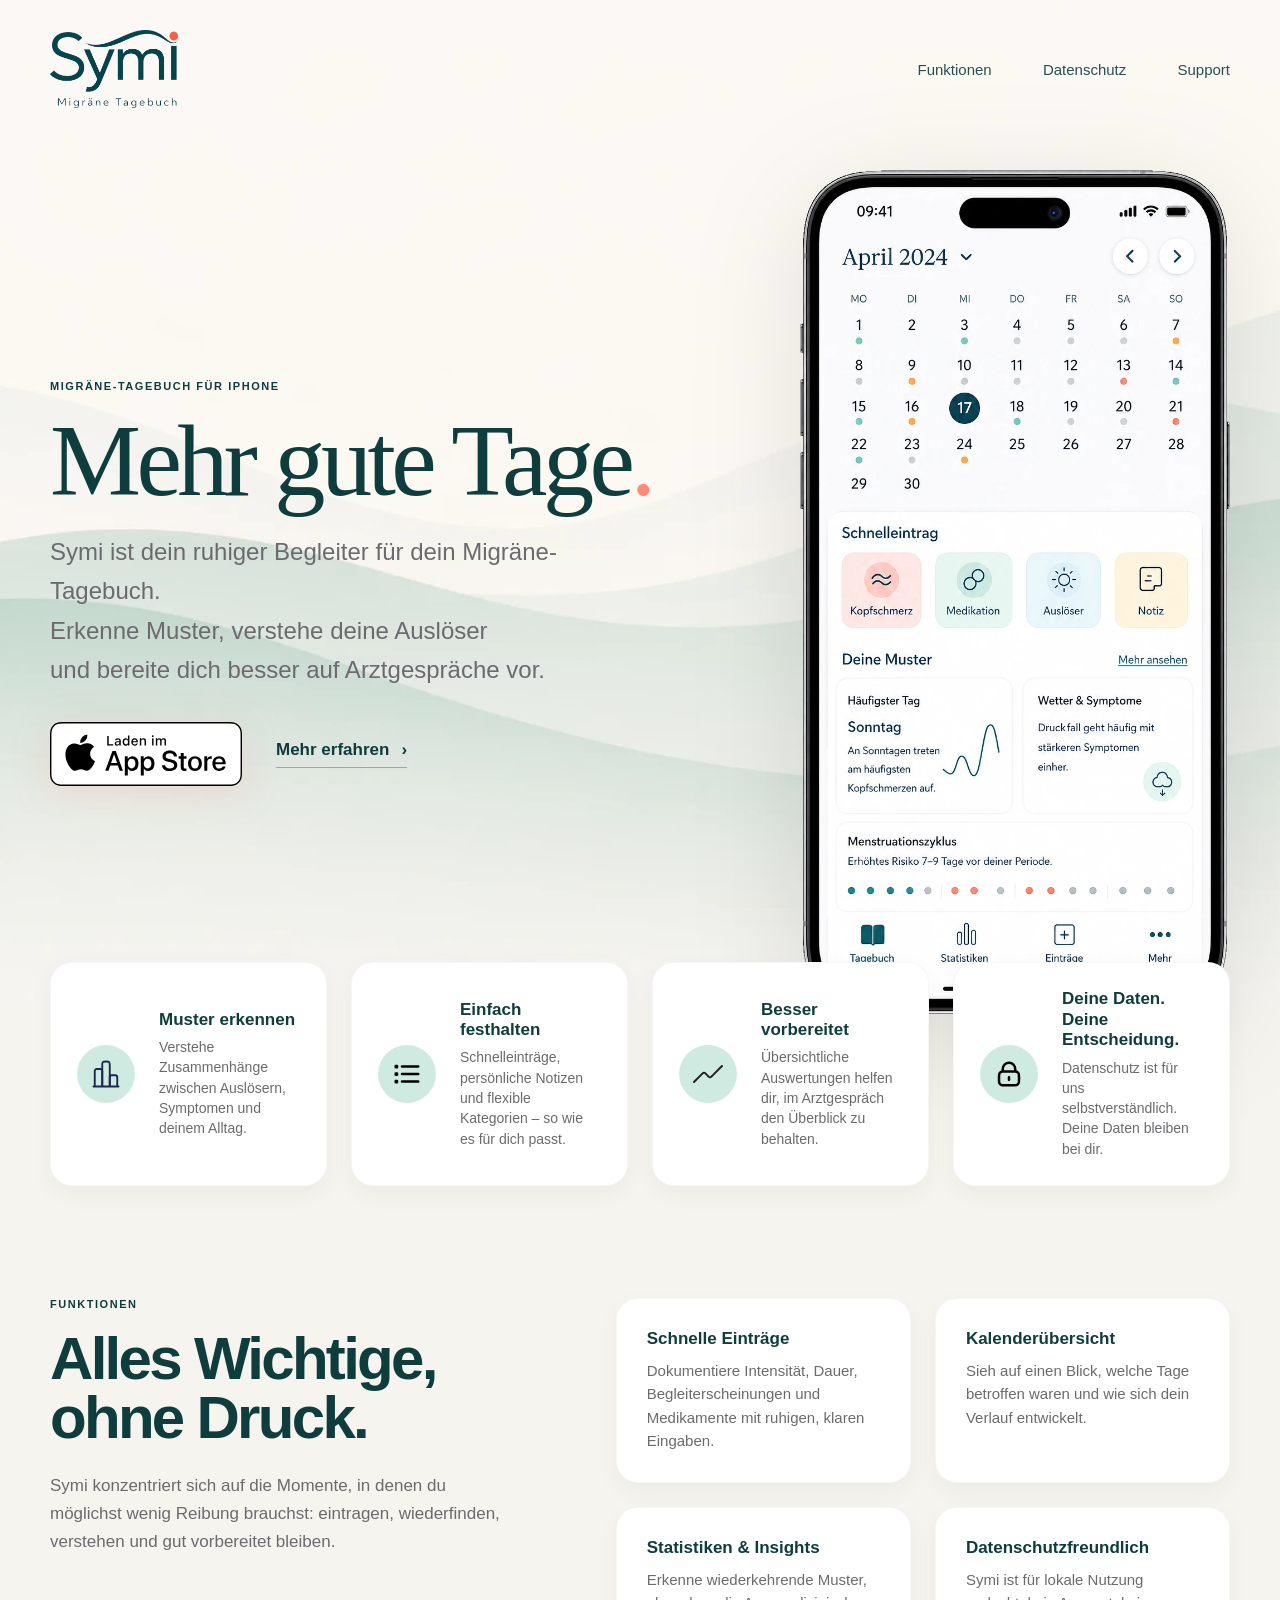
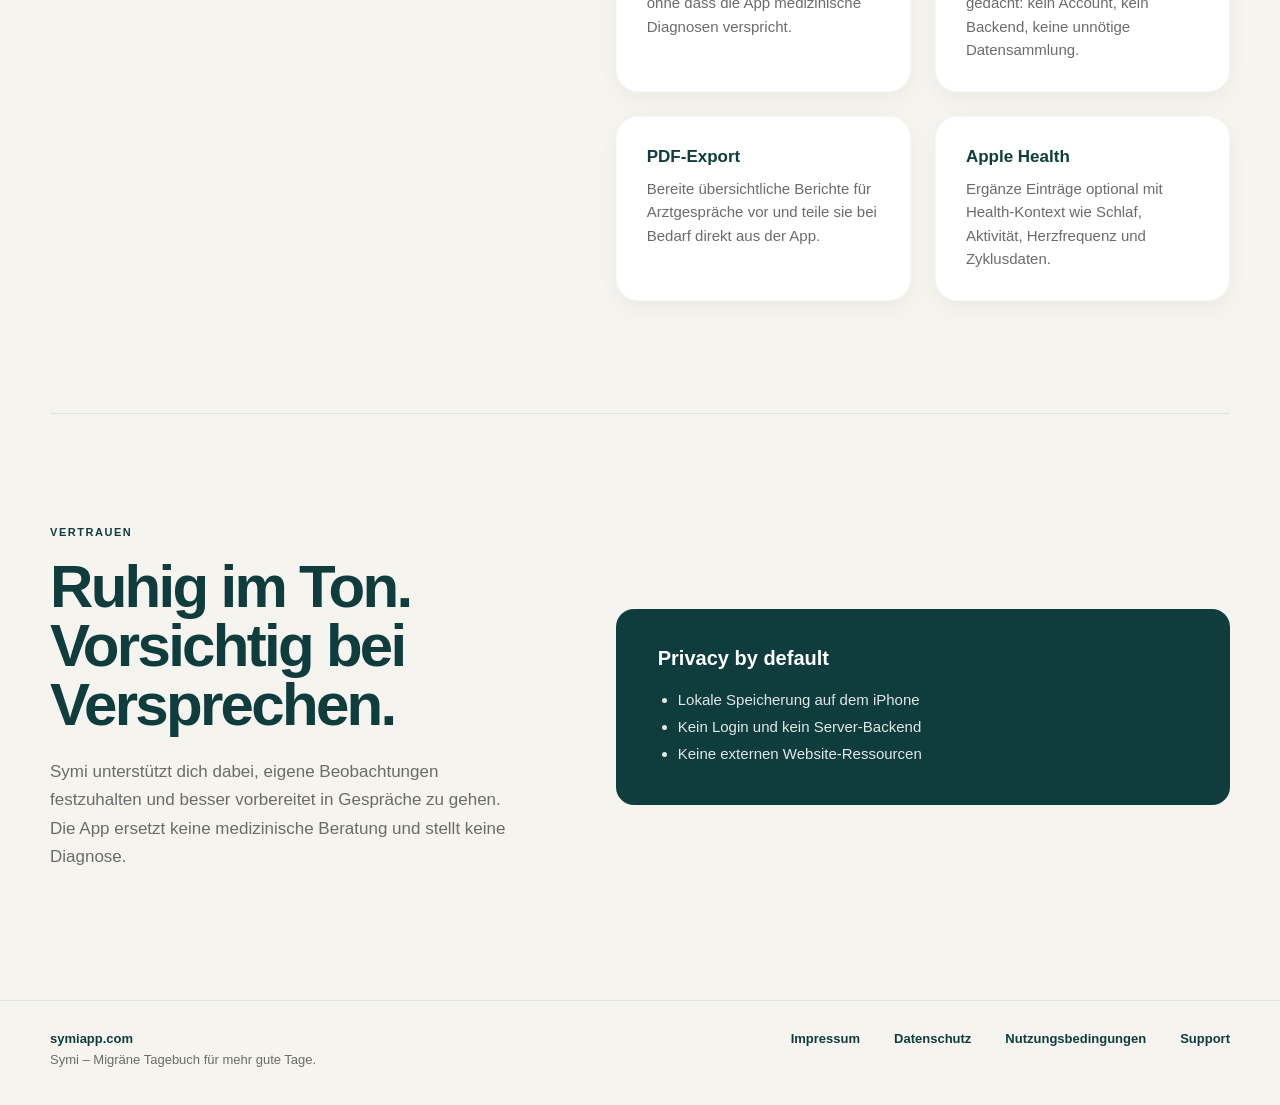
<file: index.html>
<!doctype html>
<html lang="de">

<head>
  <meta charset="utf-8" />
  <meta name="viewport" content="width=device-width, initial-scale=1" />
  <title>Symi – Migräne Tagebuch</title>
  <meta name="description"
    content="Symi ist dein ruhiger Begleiter für dein Migräne-Tagebuch. Erkenne Muster, verstehe deine Auslöser und bereite dich besser auf Arztgespräche vor." />
  <meta name="theme-color" content="#0F3D3E" />
  <link rel="canonical" href="https://symiapp.com/" />

  <meta property="og:locale" content="de_DE" />
  <meta property="og:type" content="website" />
  <meta property="og:site_name" content="Symi" />
  <meta property="og:title" content="Symi – Migräne Tagebuch" />
  <meta property="og:description"
    content="Symi ist dein ruhiger Begleiter für dein Migräne-Tagebuch. Erkenne Muster, verstehe deine Auslöser und bereite dich besser auf Arztgespräche vor." />
  <meta property="og:url" content="https://symiapp.com/" />
  <meta property="og:image" content="https://symiapp.com/assets/share_image.webp" />
  <meta property="og:image:secure_url" content="https://symiapp.com/assets/share_image.webp" />
  <meta property="og:image:type" content="image/webp" />
  <meta property="og:image:width" content="1536" />
  <meta property="og:image:height" content="1024" />
  <meta property="og:image:alt" content="Symi Migräne-Tagebuch für iPhone" />

  <meta name="twitter:card" content="summary_large_image" />
  <meta name="twitter:title" content="Symi – Migräne Tagebuch" />
  <meta name="twitter:description"
    content="Symi ist dein ruhiger Begleiter für dein Migräne-Tagebuch. Erkenne Muster, verstehe deine Auslöser und bereite dich besser auf Arztgespräche vor." />
  <meta name="twitter:image" content="https://symiapp.com/assets/share_image.webp" />
  <meta name="twitter:image:alt" content="Symi Migräne-Tagebuch für iPhone" />

  <link rel="icon" href="/favicon.png" />
  <link rel="apple-touch-icon" href="/apple-touch-icon.png" />
  <link rel="stylesheet" href="/styles.css">
</head>

<body>
  <div class="page">
    <header class="header" aria-label="Hauptnavigation">
      <div class="container nav">
        <a href="/" aria-label="Symi Startseite">
          <img class="logo" src="/assets/logo.webp" alt="Symi" />
        </a>
        <nav class="nav-links" aria-label="Navigation">
          <a href="#funktionen">Funktionen</a>
          <a href="/privacy/">Datenschutz</a>
          <a href="/support.html">Support</a>
        </nav>
      </div>
    </header>

    <main>
      <section class="hero" aria-labelledby="hero-title">
        <div class="container hero-grid">
          <div class="hero-content">
            <p class="eyebrow">Migräne-Tagebuch für iPhone</p>
            <h1 id="hero-title">Mehr gute Tage<span class="accent-dot">.</span></h1>
            <p class="hero-copy">
              Symi ist dein ruhiger Begleiter für dein Migräne-Tagebuch.<br />
              Erkenne Muster, verstehe deine Auslöser<br />
              und bereite dich besser auf Arztgespräche vor.
            </p>
            <div class="hero-actions">
              <a href="https://apps.apple.com/app/id6761906025" aria-label="Symi im App Store laden">
                <img class="appstore-badge" src="/assets/get_on_appstore.svg" alt="Im App Store laden" />
              </a>
              <a class="text-link" href="#funktionen">Mehr erfahren <span aria-hidden="true">›</span></a>
            </div>
          </div>

          <div class="phone-wrap" aria-hidden="true">
            <img class="phone" src="/assets/iPhone.webp" alt="" />
          </div>
        </div>
      </section>

      <div class="feature-strip" aria-label="Symi Vorteile">
        <div class="container feature-grid">
          <article class="card mini-card">
            <div class="icon-bubble"><img src="/assets/chart.svg" alt="" /></div>
            <div>
              <h3>Muster erkennen</h3>
              <p>Verstehe Zusammenhänge zwischen Auslösern, Symptomen und deinem Alltag.</p>
            </div>
          </article>

          <article class="card mini-card">
            <div class="icon-bubble"><img src="/assets/list.svg" alt="" /></div>
            <div>
              <h3>Einfach festhalten</h3>
              <p>Schnelleinträge, persönliche Notizen und flexible Kategorien – so wie es für dich passt.</p>
            </div>
          </article>

          <article class="card mini-card">
            <div class="icon-bubble"><img src="/assets/line-up.svg" alt="" /></div>
            <div>
              <h3>Besser vorbereitet</h3>
              <p>Übersichtliche Auswertungen helfen dir, im Arztgespräch den Überblick zu behalten.</p>
            </div>
          </article>

          <article class="card mini-card">
            <div class="icon-bubble"><img src="/assets/lock.svg" alt="" /></div>
            <div>
              <h3>Deine Daten. Deine Entscheidung.</h3>
              <p>Datenschutz ist für uns selbstverständlich. Deine Daten bleiben bei dir.</p>
            </div>
          </article>
        </div>
      </div>

      <section id="funktionen" aria-labelledby="features-title">
        <div class="container section-grid">
          <div>
            <p class="eyebrow">Funktionen</p>
            <h2 class="section-title" id="features-title">Alles Wichtige, ohne Druck.</h2>
            <p class="section-copy">
              Symi konzentriert sich auf die Momente, in denen du möglichst wenig Reibung brauchst:
              eintragen, wiederfinden, verstehen und gut vorbereitet bleiben.
            </p>
          </div>

          <div class="info-grid">
            <article class="card info-card">
              <h3>Schnelle Einträge</h3>
              <p>Dokumentiere Intensität, Dauer, Begleiterscheinungen und Medikamente mit ruhigen, klaren Eingaben.</p>
            </article>
            <article class="card info-card">
              <h3>Kalenderübersicht</h3>
              <p>Sieh auf einen Blick, welche Tage betroffen waren und wie sich dein Verlauf entwickelt.</p>
            </article>
            <article class="card info-card">
              <h3>Statistiken & Insights</h3>
              <p>Erkenne wiederkehrende Muster, ohne dass die App medizinische Diagnosen verspricht.</p>
            </article>
            <article class="card info-card">
              <h3>Datenschutzfreundlich</h3>
              <p>Symi ist für lokale Nutzung gedacht: kein Account, kein Backend, keine unnötige Datensammlung.</p>
            </article>
            <article class="card info-card">
              <h3>PDF-Export</h3>
              <p>Bereite übersichtliche Berichte für Arztgespräche vor und teile sie bei Bedarf direkt aus der App.</p>
            </article>
            <article class="card info-card">
              <h3>Apple Health</h3>
              <p>Ergänze Einträge optional mit Health-Kontext wie Schlaf, Aktivität, Herzfrequenz und Zyklusdaten.</p>
            </article>
          </div>
        </div>
      </section>

      <div class="container">
        <div class="divider"></div>
      </div>

      <section aria-labelledby="trust-title">
        <div class="container trust-grid">
          <div>
            <p class="eyebrow">Vertrauen</p>
            <h2 class="section-title" id="trust-title">Ruhig im Ton. Vorsichtig bei Versprechen.</h2>
            <p class="section-copy">
              Symi unterstützt dich dabei, eigene Beobachtungen festzuhalten und besser vorbereitet in Gespräche zu
              gehen.
              Die App ersetzt keine medizinische Beratung und stellt keine Diagnose.
            </p>
          </div>
          <aside class="privacy-card" aria-label="Privacy by default">
            <h3>Privacy by default</h3>
            <ul>
              <li>Lokale Speicherung auf dem iPhone</li>
              <li>Kein Login und kein Server-Backend</li>
              <li>Keine externen Website-Ressourcen</li>
            </ul>
          </aside>
        </div>
      </section>
    </main>

    <footer class="footer">
      <div class="container footer-inner">
        <div>
          <strong>symiapp.com</strong>
          <p>Symi – Migräne Tagebuch für mehr gute Tage.</p>
        </div>
        <nav class="footer-links" aria-label="Footer Navigation">
          <a href="/impressum.html">Impressum</a>
          <a href="/privacy/">Datenschutz</a>
          <a href="/terms/">Nutzungsbedingungen</a>
          <a href="/support.html">Support</a>
        </nav>
      </div>
    </footer>
  </div>
</body>

</html>
</file>
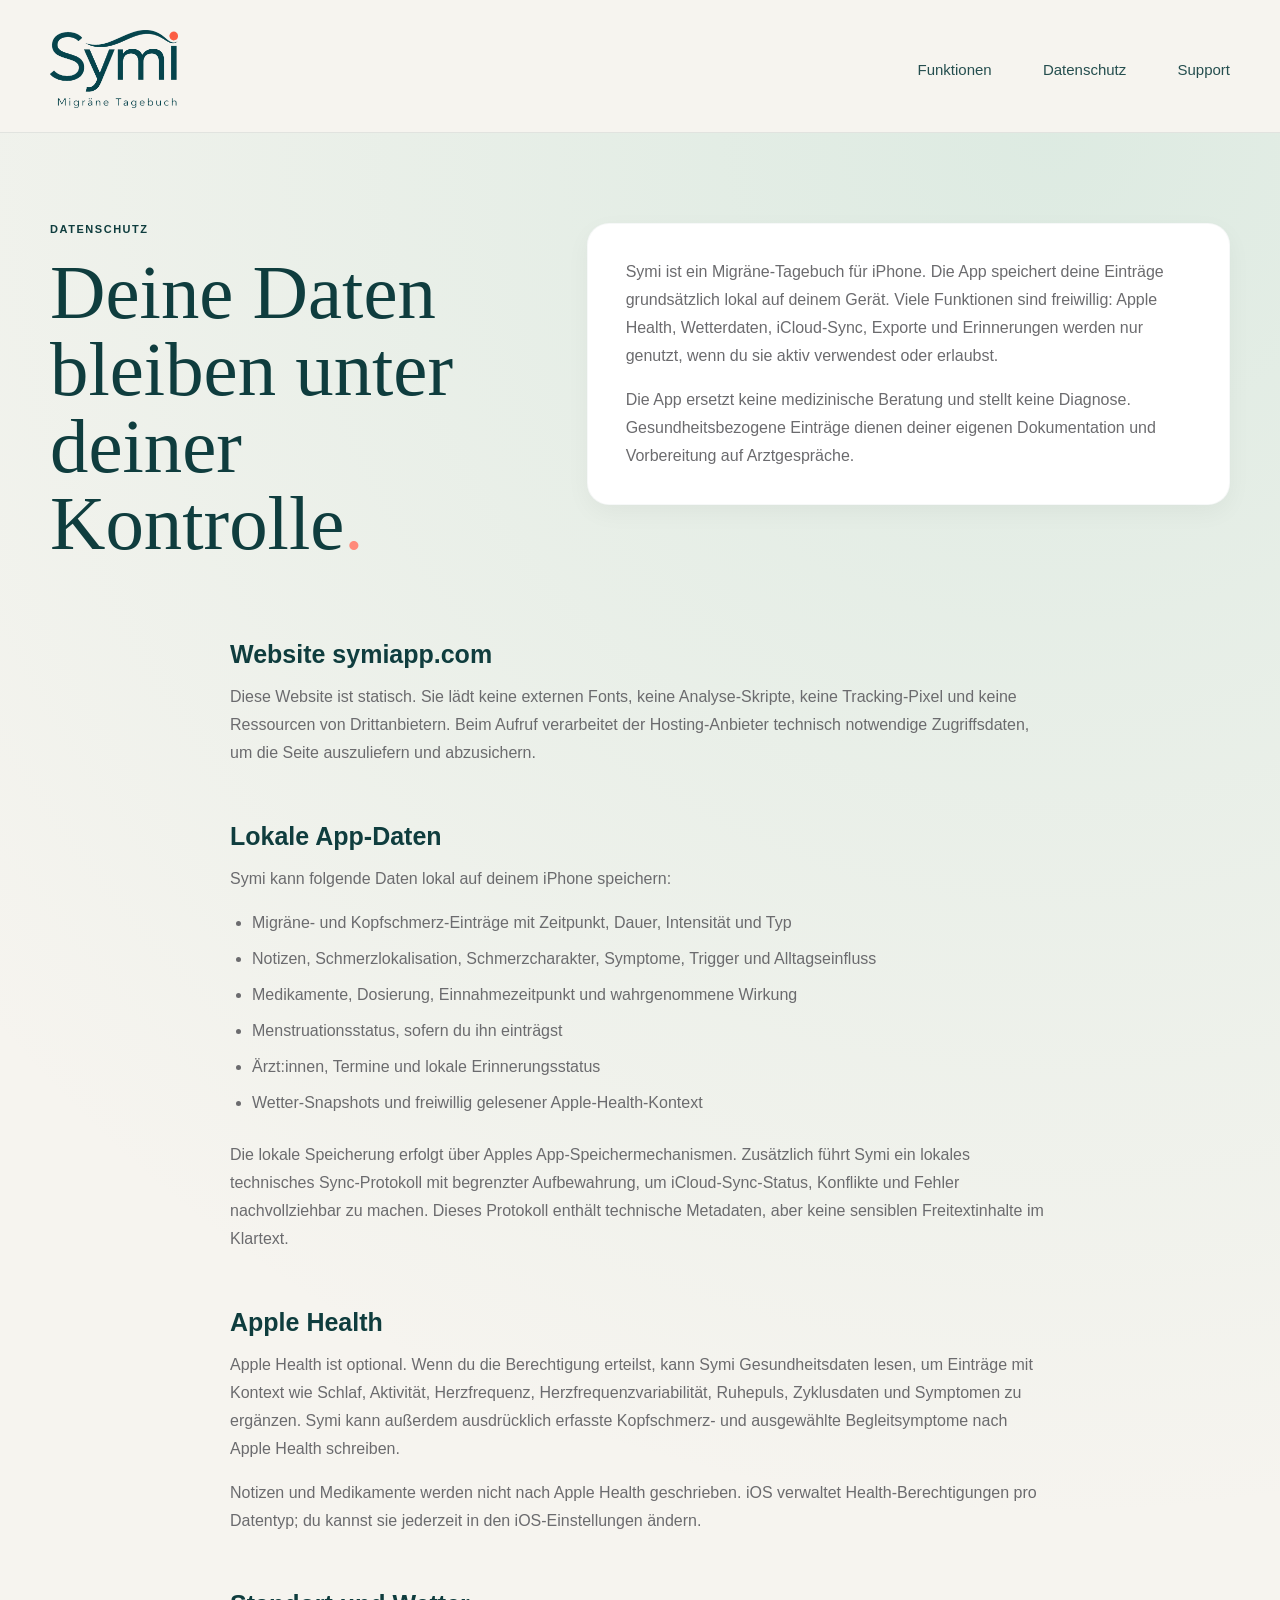
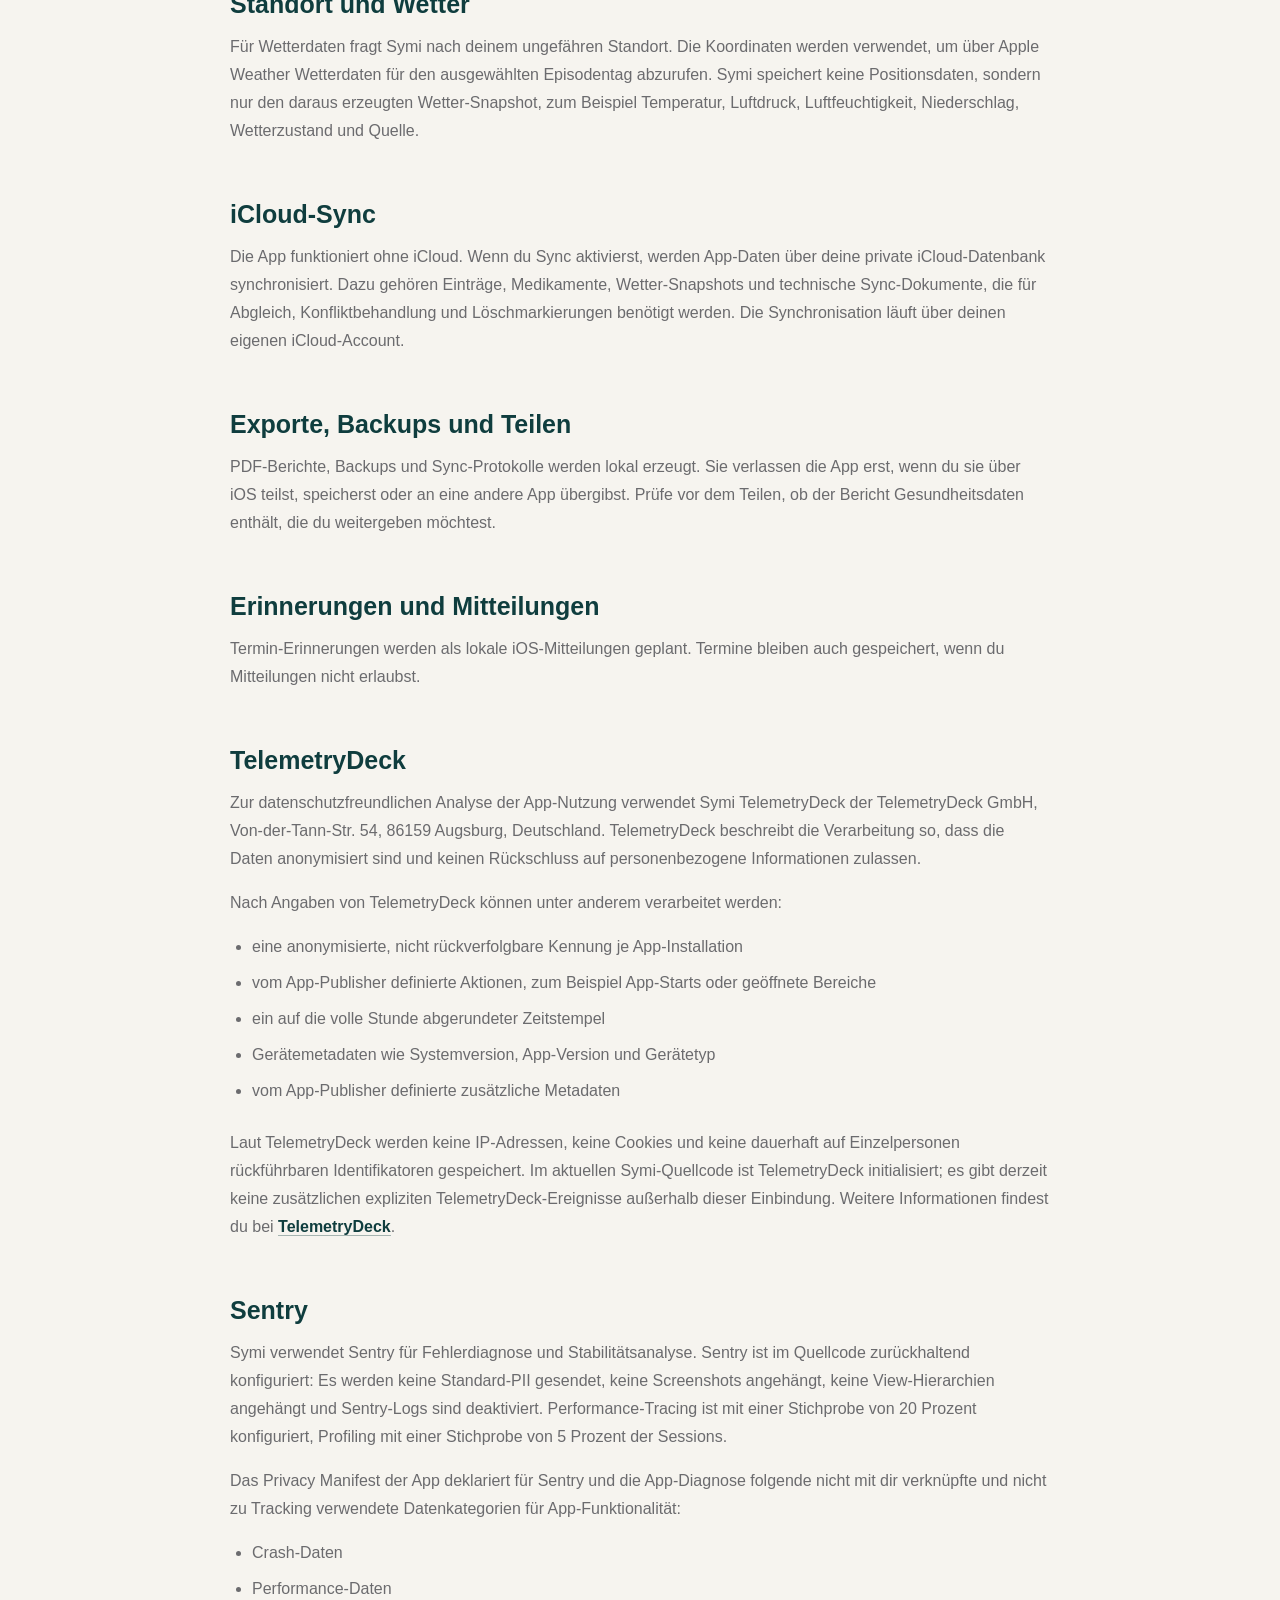
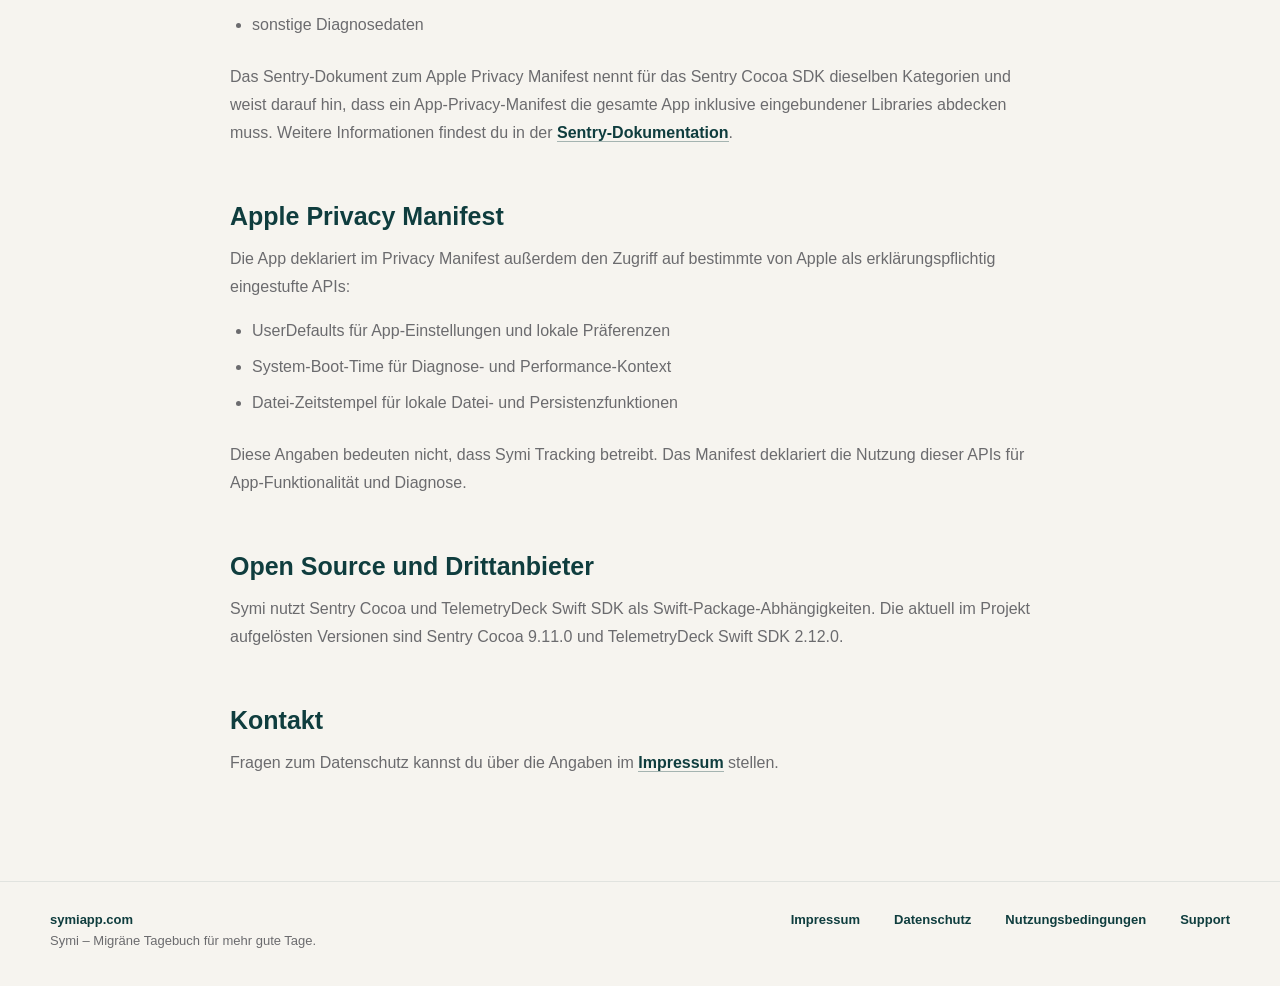
<file: privacy/index.html>
<!doctype html>
<html lang="de">
  <head>
    <meta charset="utf-8">
    <meta name="viewport" content="width=device-width, initial-scale=1">
    <title>Datenschutz - Symi</title>
    <meta name="description" content="Datenschutzhinweise für Symi und symiapp.com.">
    <meta name="theme-color" content="#0F3D3E">
    <link rel="canonical" href="https://symiapp.com/privacy/">

    <meta property="og:locale" content="de_DE">
    <meta property="og:type" content="website">
    <meta property="og:site_name" content="Symi">
    <meta property="og:title" content="Datenschutz - Symi">
    <meta property="og:description" content="Datenschutzhinweise für Symi und symiapp.com.">
    <meta property="og:url" content="https://symiapp.com/privacy/">
    <meta property="og:image" content="https://symiapp.com/assets/share_image.webp">
    <meta property="og:image:secure_url" content="https://symiapp.com/assets/share_image.webp">
    <meta property="og:image:type" content="image/webp">
    <meta property="og:image:width" content="1536">
    <meta property="og:image:height" content="1024">
    <meta property="og:image:alt" content="Symi Migräne-Tagebuch für iPhone">

    <meta name="twitter:card" content="summary_large_image">
    <meta name="twitter:title" content="Datenschutz - Symi">
    <meta name="twitter:description" content="Datenschutzhinweise für Symi und symiapp.com.">
    <meta name="twitter:image" content="https://symiapp.com/assets/share_image.webp">
    <meta name="twitter:image:alt" content="Symi Migräne-Tagebuch für iPhone">

    <link rel="icon" href="/favicon.png" type="image/png">
    <link rel="apple-touch-icon" href="/apple-touch-icon.png">
    <link rel="stylesheet" href="/styles.css">
  </head>
  <body>
    <div class="page subpage">
      <header class="header" aria-label="Hauptnavigation">
        <div class="container nav">
          <a href="/" aria-label="Symi Startseite">
            <img class="logo" src="/assets/logo.webp" alt="Symi" />
          </a>
          <nav class="nav-links" aria-label="Seitennavigation">
            <a href="/#funktionen">Funktionen</a>
            <a href="/privacy/">Datenschutz</a>
            <a href="/support.html">Support</a>
          </nav>
        </div>
      </header>

      <main class="content-page privacy-page">
        <section class="content-hero" aria-labelledby="privacy-title">
          <div class="container content-layout">
            <div>
              <p class="eyebrow">Datenschutz</p>
              <h1 id="privacy-title">Deine Daten bleiben unter deiner Kontrolle<span class="accent-dot">.</span></h1>
            </div>

            <article class="card content-card">
              <p>
                Symi ist ein Migräne-Tagebuch für iPhone. Die App speichert deine Einträge grundsätzlich lokal
                auf deinem Gerät. Viele Funktionen sind freiwillig: Apple Health, Wetterdaten, iCloud-Sync,
                Exporte und Erinnerungen werden nur genutzt, wenn du sie aktiv verwendest oder erlaubst.
              </p>
              <p>
                Die App ersetzt keine medizinische Beratung und stellt keine Diagnose. Gesundheitsbezogene
                Einträge dienen deiner eigenen Dokumentation und Vorbereitung auf Arztgespräche.
              </p>
            </article>
          </div>
        </section>

        <section class="content-section">
          <div class="container content-narrow">
            <h2>Website symiapp.com</h2>
            <p>
              Diese Website ist statisch. Sie lädt keine externen Fonts, keine Analyse-Skripte, keine Tracking-Pixel
              und keine Ressourcen von Drittanbietern. Beim Aufruf verarbeitet der Hosting-Anbieter technisch
              notwendige Zugriffsdaten, um die Seite auszuliefern und abzusichern.
            </p>

            <h2>Lokale App-Daten</h2>
            <p>Symi kann folgende Daten lokal auf deinem iPhone speichern:</p>
            <ul>
              <li>Migräne- und Kopfschmerz-Einträge mit Zeitpunkt, Dauer, Intensität und Typ</li>
              <li>Notizen, Schmerzlokalisation, Schmerzcharakter, Symptome, Trigger und Alltagseinfluss</li>
              <li>Medikamente, Dosierung, Einnahmezeitpunkt und wahrgenommene Wirkung</li>
              <li>Menstruationsstatus, sofern du ihn einträgst</li>
              <li>Ärzt:innen, Termine und lokale Erinnerungsstatus</li>
              <li>Wetter-Snapshots und freiwillig gelesener Apple-Health-Kontext</li>
            </ul>
            <p>
              Die lokale Speicherung erfolgt über Apples App-Speichermechanismen. Zusätzlich führt Symi ein lokales
              technisches Sync-Protokoll mit begrenzter Aufbewahrung, um iCloud-Sync-Status, Konflikte und Fehler
              nachvollziehbar zu machen. Dieses Protokoll enthält technische Metadaten, aber keine sensiblen
              Freitextinhalte im Klartext.
            </p>

            <h2>Apple Health</h2>
            <p>
              Apple Health ist optional. Wenn du die Berechtigung erteilst, kann Symi Gesundheitsdaten lesen, um
              Einträge mit Kontext wie Schlaf, Aktivität, Herzfrequenz, Herzfrequenzvariabilität, Ruhepuls,
              Zyklusdaten und Symptomen zu ergänzen. Symi kann außerdem ausdrücklich erfasste Kopfschmerz- und
              ausgewählte Begleitsymptome nach Apple Health schreiben.
            </p>
            <p>
              Notizen und Medikamente werden nicht nach Apple Health geschrieben. iOS verwaltet Health-Berechtigungen
              pro Datentyp; du kannst sie jederzeit in den iOS-Einstellungen ändern.
            </p>

            <h2>Standort und Wetter</h2>
            <p>
              Für Wetterdaten fragt Symi nach deinem ungefähren Standort. Die Koordinaten werden verwendet, um über
              Apple Weather Wetterdaten für den ausgewählten Episodentag abzurufen. Symi speichert keine Positionsdaten,
              sondern nur den daraus erzeugten Wetter-Snapshot, zum Beispiel Temperatur, Luftdruck, Luftfeuchtigkeit,
              Niederschlag, Wetterzustand und Quelle.
            </p>

            <h2>iCloud-Sync</h2>
            <p>
              Die App funktioniert ohne iCloud. Wenn du Sync aktivierst, werden App-Daten über deine private
              iCloud-Datenbank synchronisiert. Dazu gehören Einträge, Medikamente, Wetter-Snapshots und technische
              Sync-Dokumente, die für Abgleich, Konfliktbehandlung und Löschmarkierungen benötigt werden. Die
              Synchronisation läuft über deinen eigenen iCloud-Account.
            </p>

            <h2>Exporte, Backups und Teilen</h2>
            <p>
              PDF-Berichte, Backups und Sync-Protokolle werden lokal erzeugt. Sie verlassen die App erst, wenn du sie
              über iOS teilst, speicherst oder an eine andere App übergibst. Prüfe vor dem Teilen, ob der Bericht
              Gesundheitsdaten enthält, die du weitergeben möchtest.
            </p>

            <h2>Erinnerungen und Mitteilungen</h2>
            <p>
              Termin-Erinnerungen werden als lokale iOS-Mitteilungen geplant. Termine bleiben auch gespeichert, wenn
              du Mitteilungen nicht erlaubst.
            </p>

            <h2>TelemetryDeck</h2>
            <p>
              Zur datenschutzfreundlichen Analyse der App-Nutzung verwendet Symi TelemetryDeck der TelemetryDeck GmbH,
              Von-der-Tann-Str. 54, 86159 Augsburg, Deutschland. TelemetryDeck beschreibt die Verarbeitung so, dass
              die Daten anonymisiert sind und keinen Rückschluss auf personenbezogene Informationen zulassen.
            </p>
            <p>Nach Angaben von TelemetryDeck können unter anderem verarbeitet werden:</p>
            <ul>
              <li>eine anonymisierte, nicht rückverfolgbare Kennung je App-Installation</li>
              <li>vom App-Publisher definierte Aktionen, zum Beispiel App-Starts oder geöffnete Bereiche</li>
              <li>ein auf die volle Stunde abgerundeter Zeitstempel</li>
              <li>Gerätemetadaten wie Systemversion, App-Version und Gerätetyp</li>
              <li>vom App-Publisher definierte zusätzliche Metadaten</li>
            </ul>
            <p>
              Laut TelemetryDeck werden keine IP-Adressen, keine Cookies und keine dauerhaft auf Einzelpersonen
              rückführbaren Identifikatoren gespeichert. Im aktuellen Symi-Quellcode ist TelemetryDeck initialisiert;
              es gibt derzeit keine zusätzlichen expliziten TelemetryDeck-Ereignisse außerhalb dieser Einbindung.
              Weitere Informationen findest du bei
              <a href="https://telemetrydeck.com/privacy-policy-snippet/de/" rel="noopener">TelemetryDeck</a>.
            </p>

            <h2>Sentry</h2>
            <p>
              Symi verwendet Sentry für Fehlerdiagnose und Stabilitätsanalyse. Sentry ist im Quellcode zurückhaltend
              konfiguriert: Es werden keine Standard-PII gesendet, keine Screenshots angehängt, keine View-Hierarchien
              angehängt und Sentry-Logs sind deaktiviert. Performance-Tracing ist mit einer Stichprobe von 20 Prozent
              konfiguriert, Profiling mit einer Stichprobe von 5 Prozent der Sessions.
            </p>
            <p>
              Das Privacy Manifest der App deklariert für Sentry und die App-Diagnose folgende nicht mit dir verknüpfte
              und nicht zu Tracking verwendete Datenkategorien für App-Funktionalität:
            </p>
            <ul>
              <li>Crash-Daten</li>
              <li>Performance-Daten</li>
              <li>sonstige Diagnosedaten</li>
            </ul>
            <p>
              Das Sentry-Dokument zum Apple Privacy Manifest nennt für das Sentry Cocoa SDK dieselben Kategorien und
              weist darauf hin, dass ein App-Privacy-Manifest die gesamte App inklusive eingebundener Libraries abdecken
              muss. Weitere Informationen findest du in der
              <a href="https://docs.sentry.io/platforms/apple/data-management/apple-privacy-manifest/" rel="noopener">Sentry-Dokumentation</a>.
            </p>

            <h2>Apple Privacy Manifest</h2>
            <p>
              Die App deklariert im Privacy Manifest außerdem den Zugriff auf bestimmte von Apple als
              erklärungspflichtig eingestufte APIs:
            </p>
            <ul>
              <li>UserDefaults für App-Einstellungen und lokale Präferenzen</li>
              <li>System-Boot-Time für Diagnose- und Performance-Kontext</li>
              <li>Datei-Zeitstempel für lokale Datei- und Persistenzfunktionen</li>
            </ul>
            <p>
              Diese Angaben bedeuten nicht, dass Symi Tracking betreibt. Das Manifest deklariert die Nutzung dieser
              APIs für App-Funktionalität und Diagnose.
            </p>

            <h2>Open Source und Drittanbieter</h2>
            <p>
              Symi nutzt Sentry Cocoa und TelemetryDeck Swift SDK als Swift-Package-Abhängigkeiten. Die aktuell im
              Projekt aufgelösten Versionen sind Sentry Cocoa 9.11.0 und TelemetryDeck Swift SDK 2.12.0.
            </p>

            <h2>Kontakt</h2>
            <p>
              Fragen zum Datenschutz kannst du über die Angaben im <a href="/impressum.html">Impressum</a> stellen.
            </p>
          </div>
        </section>
      </main>

      <footer class="footer">
        <div class="container footer-inner">
          <div>
            <strong>symiapp.com</strong>
            <p>Symi – Migräne Tagebuch für mehr gute Tage.</p>
          </div>
          <nav class="footer-links" aria-label="Footer Navigation">
            <a href="/impressum.html">Impressum</a>
            <a href="/privacy/">Datenschutz</a>
            <a href="/terms/">Nutzungsbedingungen</a>
            <a href="/support.html">Support</a>
          </nav>
        </div>
      </footer>
    </div>
  </body>
</html>
</file>
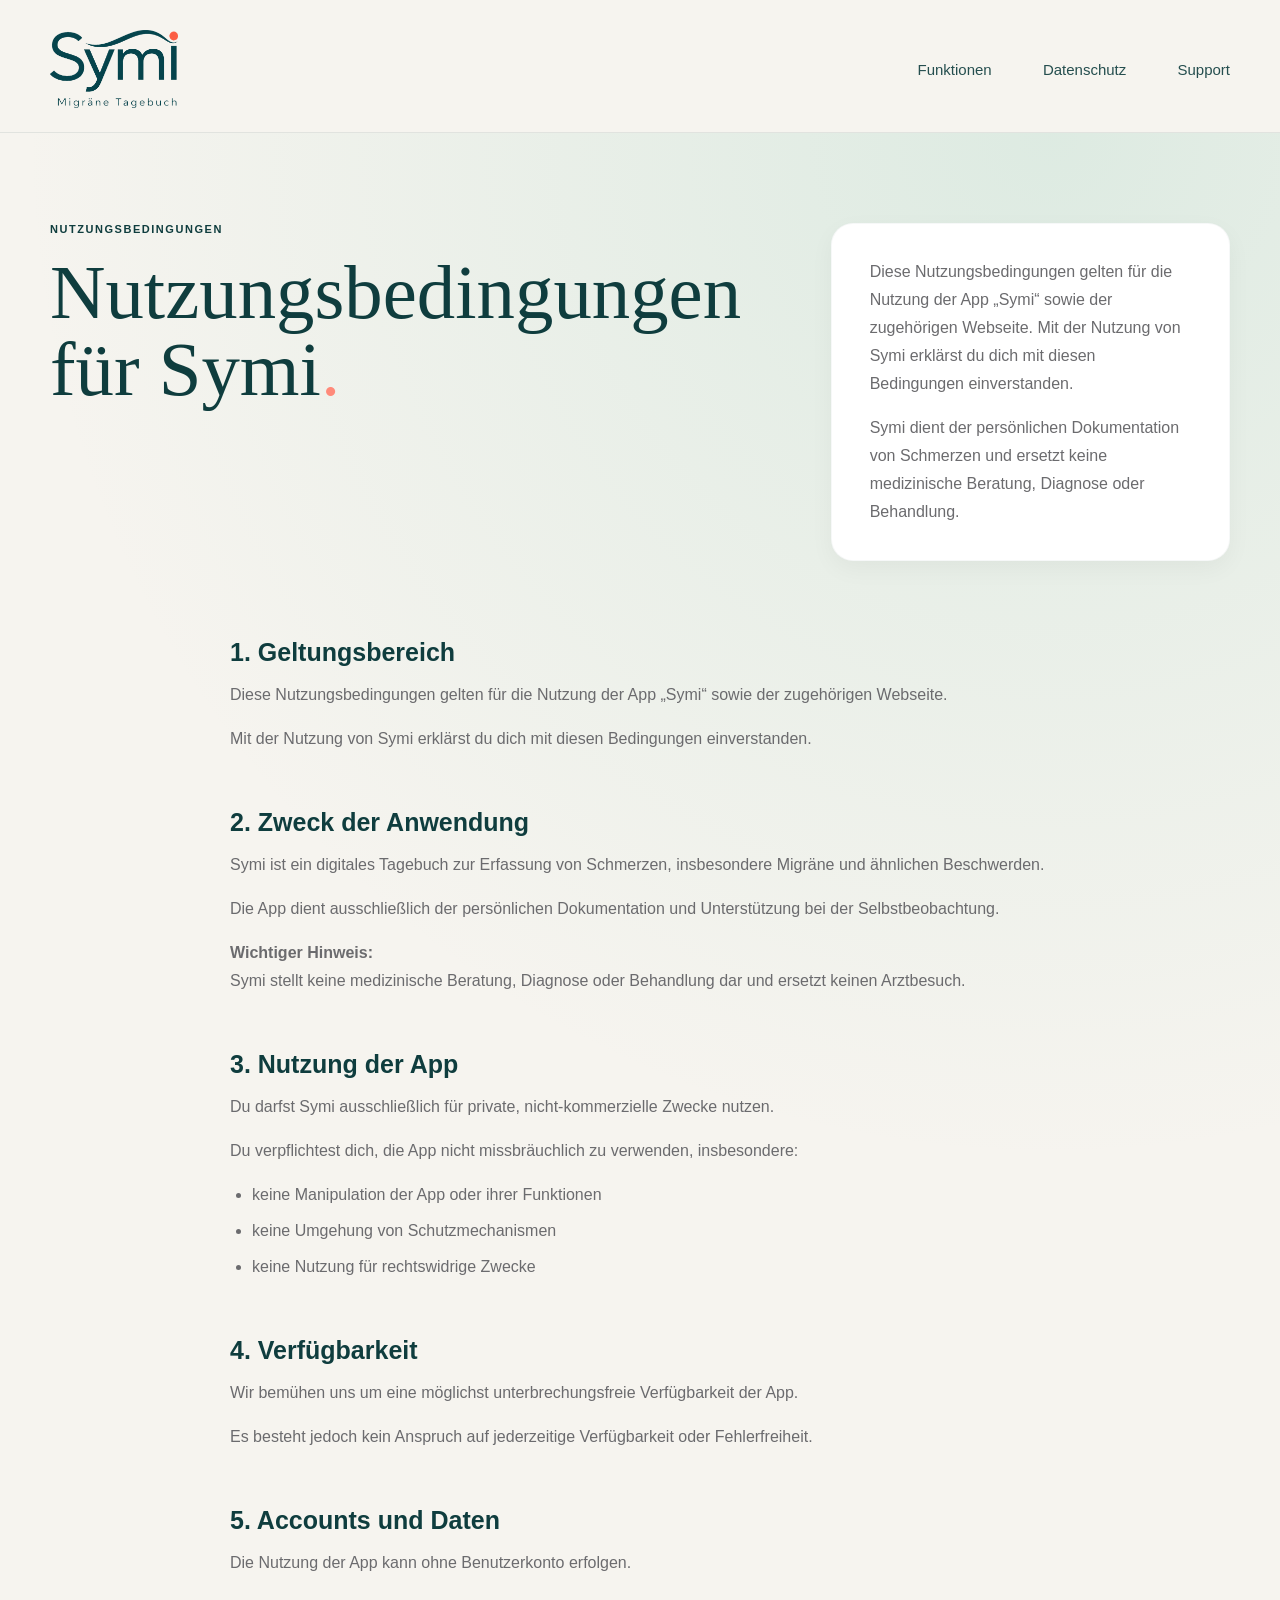
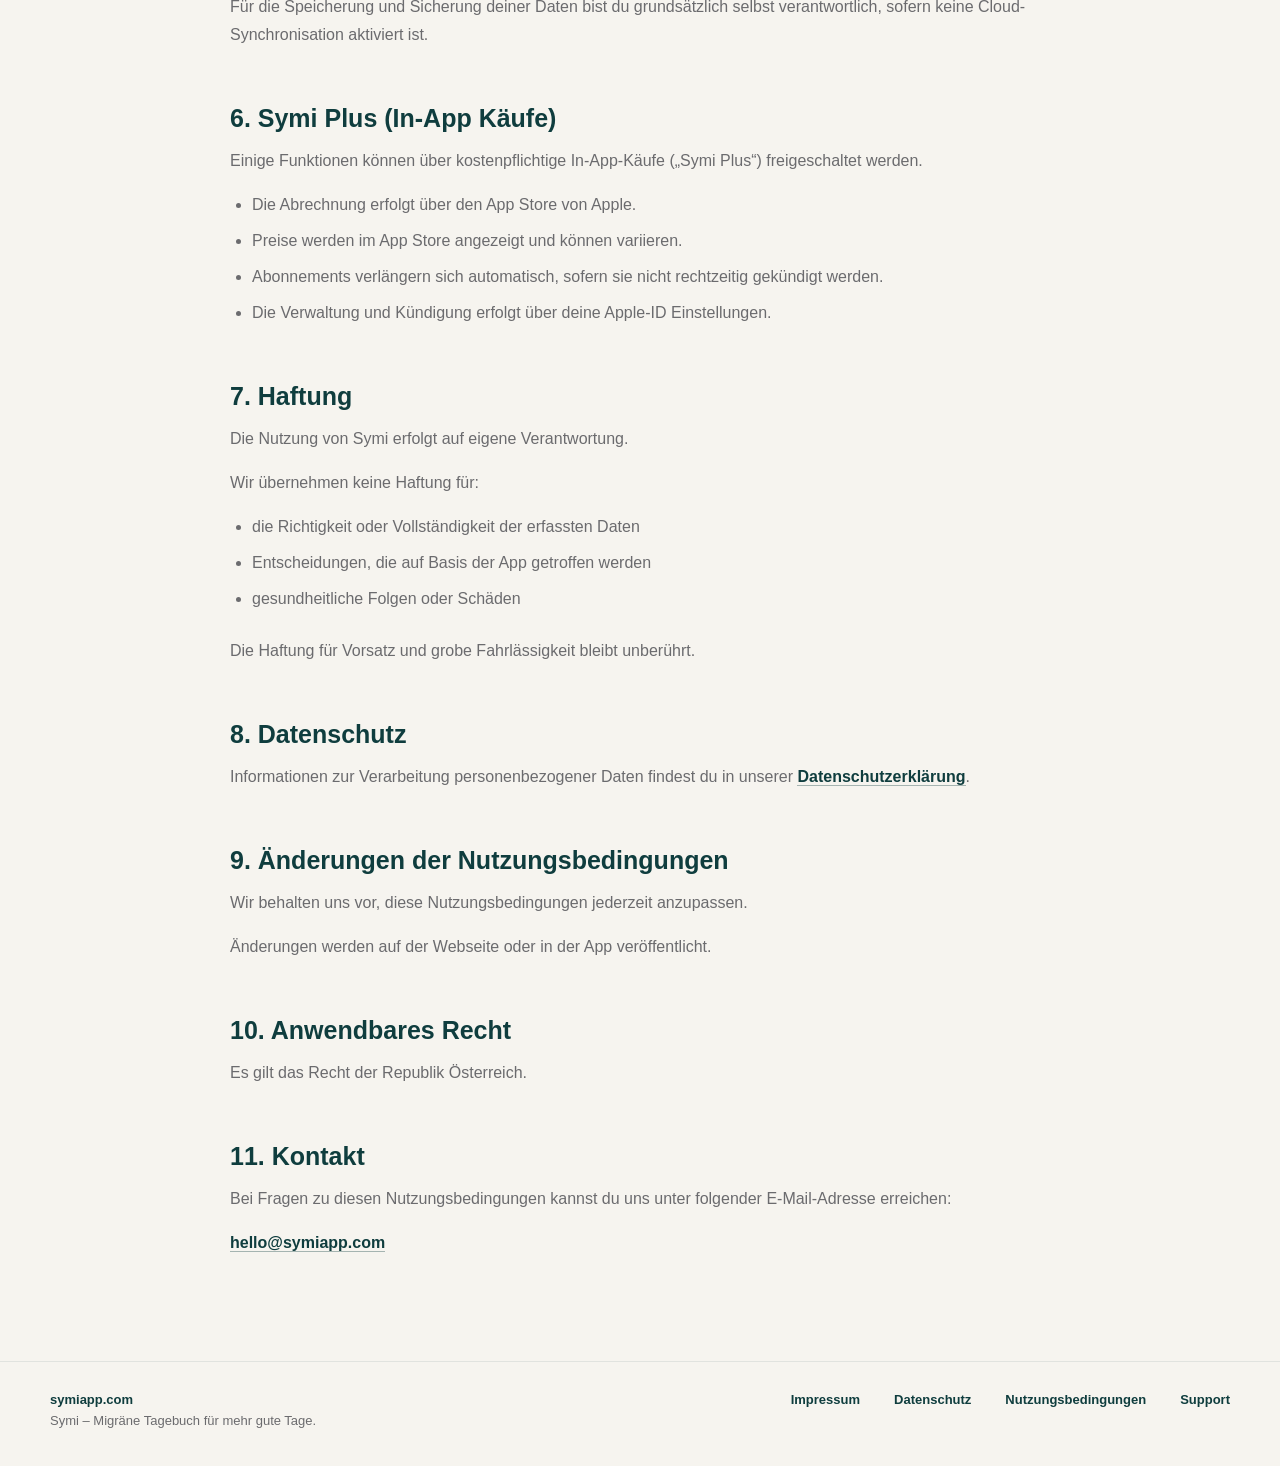
<file: terms/index.html>
<!doctype html>
<html lang="de">
  <head>
    <meta charset="utf-8">
    <meta name="viewport" content="width=device-width, initial-scale=1">
    <title>Nutzungsbedingungen - Symi</title>
    <meta name="description" content="Nutzungsbedingungen für Symi und symiapp.com.">
    <meta name="theme-color" content="#0F3D3E">
    <link rel="canonical" href="https://symiapp.com/terms/">

    <meta property="og:locale" content="de_DE">
    <meta property="og:type" content="website">
    <meta property="og:site_name" content="Symi">
    <meta property="og:title" content="Nutzungsbedingungen - Symi">
    <meta property="og:description" content="Nutzungsbedingungen für Symi und symiapp.com.">
    <meta property="og:url" content="https://symiapp.com/terms/">
    <meta property="og:image" content="https://symiapp.com/assets/share_image.webp">
    <meta property="og:image:secure_url" content="https://symiapp.com/assets/share_image.webp">
    <meta property="og:image:type" content="image/webp">
    <meta property="og:image:width" content="1536">
    <meta property="og:image:height" content="1024">
    <meta property="og:image:alt" content="Symi Migräne-Tagebuch für iPhone">

    <meta name="twitter:card" content="summary_large_image">
    <meta name="twitter:title" content="Nutzungsbedingungen - Symi">
    <meta name="twitter:description" content="Nutzungsbedingungen für Symi und symiapp.com.">
    <meta name="twitter:image" content="https://symiapp.com/assets/share_image.webp">
    <meta name="twitter:image:alt" content="Symi Migräne-Tagebuch für iPhone">

    <link rel="icon" href="/favicon.png" type="image/png">
    <link rel="apple-touch-icon" href="/apple-touch-icon.png">
    <link rel="stylesheet" href="/styles.css">
  </head>
  <body>
    <div class="page subpage">
      <header class="header" aria-label="Hauptnavigation">
        <div class="container nav">
          <a href="/" aria-label="Symi Startseite">
            <img class="logo" src="/assets/logo.webp" alt="Symi" />
          </a>
          <nav class="nav-links" aria-label="Seitennavigation">
            <a href="/#funktionen">Funktionen</a>
            <a href="/privacy/">Datenschutz</a>
            <a href="/support.html">Support</a>
          </nav>
        </div>
      </header>

      <main class="content-page terms-page">
        <section class="content-hero" aria-labelledby="terms-title">
          <div class="container content-layout">
            <div>
              <p class="eyebrow">Nutzungsbedingungen</p>
              <h1 id="terms-title">Nutzungsbedingungen für Symi<span class="accent-dot">.</span></h1>
            </div>

            <article class="card content-card">
              <p>
                Diese Nutzungsbedingungen gelten für die Nutzung der App „Symi“ sowie der zugehörigen Webseite.
                Mit der Nutzung von Symi erklärst du dich mit diesen Bedingungen einverstanden.
              </p>
              <p>
                Symi dient der persönlichen Dokumentation von Schmerzen und ersetzt keine medizinische Beratung,
                Diagnose oder Behandlung.
              </p>
            </article>
          </div>
        </section>

        <section class="content-section">
          <div class="container content-narrow">
            <h2>1. Geltungsbereich</h2>
            <p>
              Diese Nutzungsbedingungen gelten für die Nutzung der App „Symi“ sowie der zugehörigen Webseite.
            </p>
            <p>Mit der Nutzung von Symi erklärst du dich mit diesen Bedingungen einverstanden.</p>

            <h2>2. Zweck der Anwendung</h2>
            <p>
              Symi ist ein digitales Tagebuch zur Erfassung von Schmerzen, insbesondere Migräne und ähnlichen
              Beschwerden.
            </p>
            <p>
              Die App dient ausschließlich der persönlichen Dokumentation und Unterstützung bei der Selbstbeobachtung.
            </p>
            <p>
              <strong>Wichtiger Hinweis:</strong><br>
              Symi stellt keine medizinische Beratung, Diagnose oder Behandlung dar und ersetzt keinen Arztbesuch.
            </p>

            <h2>3. Nutzung der App</h2>
            <p>Du darfst Symi ausschließlich für private, nicht-kommerzielle Zwecke nutzen.</p>
            <p>Du verpflichtest dich, die App nicht missbräuchlich zu verwenden, insbesondere:</p>
            <ul>
              <li>keine Manipulation der App oder ihrer Funktionen</li>
              <li>keine Umgehung von Schutzmechanismen</li>
              <li>keine Nutzung für rechtswidrige Zwecke</li>
            </ul>

            <h2>4. Verfügbarkeit</h2>
            <p>Wir bemühen uns um eine möglichst unterbrechungsfreie Verfügbarkeit der App.</p>
            <p>Es besteht jedoch kein Anspruch auf jederzeitige Verfügbarkeit oder Fehlerfreiheit.</p>

            <h2>5. Accounts und Daten</h2>
            <p>Die Nutzung der App kann ohne Benutzerkonto erfolgen.</p>
            <p>
              Für die Speicherung und Sicherung deiner Daten bist du grundsätzlich selbst verantwortlich, sofern keine
              Cloud-Synchronisation aktiviert ist.
            </p>

            <h2>6. Symi Plus (In-App Käufe)</h2>
            <p>Einige Funktionen können über kostenpflichtige In-App-Käufe („Symi Plus“) freigeschaltet werden.</p>
            <ul>
              <li>Die Abrechnung erfolgt über den App Store von Apple.</li>
              <li>Preise werden im App Store angezeigt und können variieren.</li>
              <li>Abonnements verlängern sich automatisch, sofern sie nicht rechtzeitig gekündigt werden.</li>
              <li>Die Verwaltung und Kündigung erfolgt über deine Apple-ID Einstellungen.</li>
            </ul>

            <h2>7. Haftung</h2>
            <p>Die Nutzung von Symi erfolgt auf eigene Verantwortung.</p>
            <p>Wir übernehmen keine Haftung für:</p>
            <ul>
              <li>die Richtigkeit oder Vollständigkeit der erfassten Daten</li>
              <li>Entscheidungen, die auf Basis der App getroffen werden</li>
              <li>gesundheitliche Folgen oder Schäden</li>
            </ul>
            <p>Die Haftung für Vorsatz und grobe Fahrlässigkeit bleibt unberührt.</p>

            <h2>8. Datenschutz</h2>
            <p>
              Informationen zur Verarbeitung personenbezogener Daten findest du in unserer
              <a href="/privacy/">Datenschutzerklärung</a>.
            </p>

            <h2>9. Änderungen der Nutzungsbedingungen</h2>
            <p>Wir behalten uns vor, diese Nutzungsbedingungen jederzeit anzupassen.</p>
            <p>Änderungen werden auf der Webseite oder in der App veröffentlicht.</p>

            <h2>10. Anwendbares Recht</h2>
            <p>Es gilt das Recht der Republik Österreich.</p>

            <h2>11. Kontakt</h2>
            <p>Bei Fragen zu diesen Nutzungsbedingungen kannst du uns unter folgender E-Mail-Adresse erreichen: </p>
            <p><a href="mailto:hello@symiapp.com">hello@symiapp.com</a></p>
          </div>
        </section>
      </main>

      <footer class="footer">
        <div class="container footer-inner">
          <div>
            <strong>symiapp.com</strong>
            <p>Symi – Migräne Tagebuch für mehr gute Tage.</p>
          </div>
          <nav class="footer-links" aria-label="Footer Navigation">
            <a href="/impressum.html">Impressum</a>
            <a href="/privacy/">Datenschutz</a>
            <a href="/terms/">Nutzungsbedingungen</a>
            <a href="/support.html">Support</a>
          </nav>
        </div>
      </footer>
    </div>
  </body>
</html>
</file>
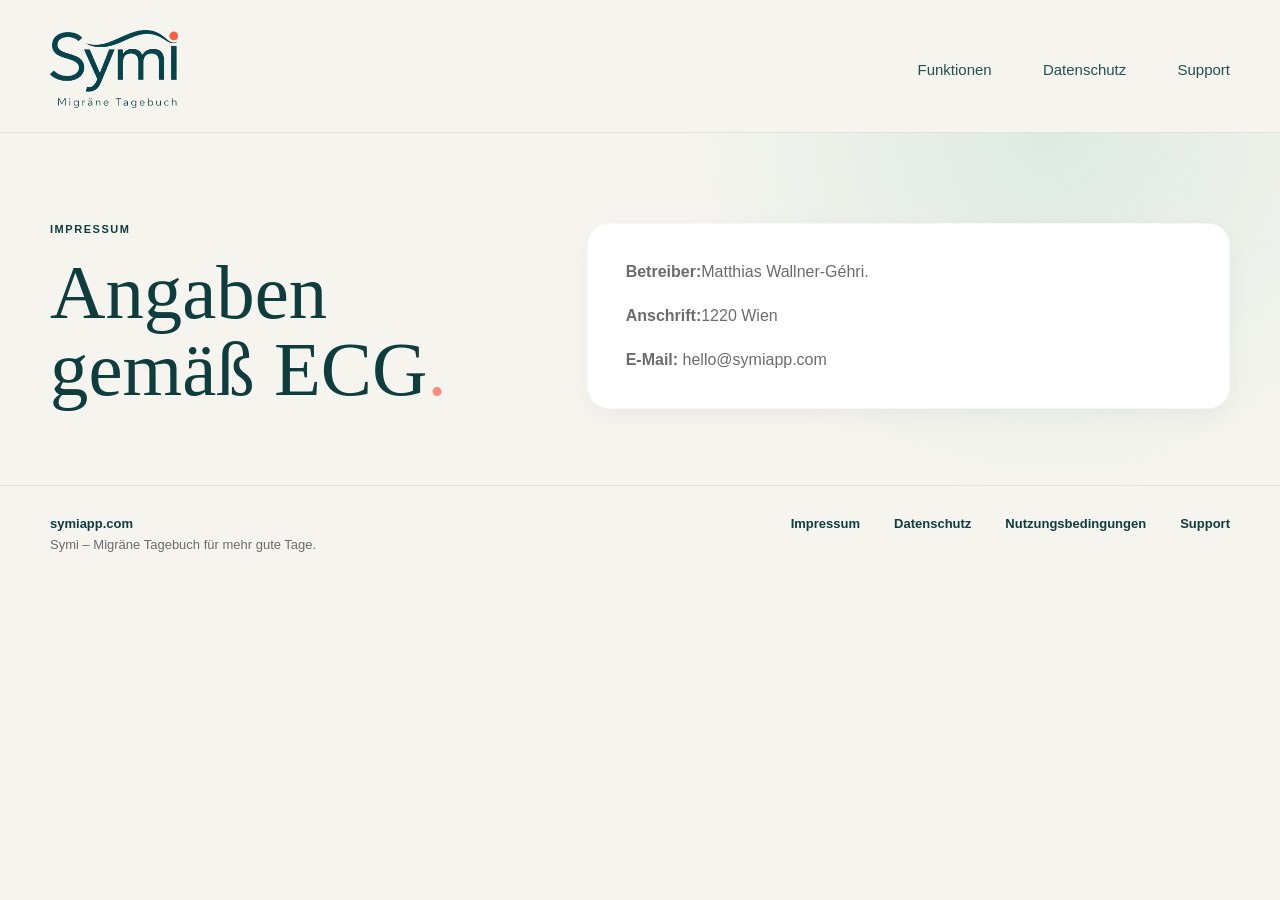
<file: impressum.html>
<!doctype html>
<html lang="de">
  <head>
    <meta charset="utf-8">
    <meta name="viewport" content="width=device-width, initial-scale=1">
    <title>Impressum - Symi</title>
    <meta name="description" content="Impressum für symiapp.com.">
    <meta name="theme-color" content="#0F3D3E">
    <link rel="canonical" href="https://symiapp.com/impressum.html">

    <meta property="og:locale" content="de_DE">
    <meta property="og:type" content="website">
    <meta property="og:site_name" content="Symi">
    <meta property="og:title" content="Impressum - Symi">
    <meta property="og:description" content="Impressum für symiapp.com.">
    <meta property="og:url" content="https://symiapp.com/impressum.html">
    <meta property="og:image" content="https://symiapp.com/assets/share_image.webp">
    <meta property="og:image:secure_url" content="https://symiapp.com/assets/share_image.webp">
    <meta property="og:image:type" content="image/webp">
    <meta property="og:image:width" content="1536">
    <meta property="og:image:height" content="1024">
    <meta property="og:image:alt" content="Symi Migräne-Tagebuch für iPhone">

    <meta name="twitter:card" content="summary_large_image">
    <meta name="twitter:title" content="Impressum - Symi">
    <meta name="twitter:description" content="Impressum für symiapp.com.">
    <meta name="twitter:image" content="https://symiapp.com/assets/share_image.webp">
    <meta name="twitter:image:alt" content="Symi Migräne-Tagebuch für iPhone">

    <link rel="icon" href="/favicon.png" type="image/png">
    <link rel="apple-touch-icon" href="/apple-touch-icon.png">
    <link rel="stylesheet" href="/styles.css">
  </head>
  <body>
    <div class="page subpage">
      <header class="header" aria-label="Hauptnavigation">
        <div class="container nav">
          <a href="/" aria-label="Symi Startseite">
            <img class="logo" src="/assets/logo.webp" alt="Symi" />
          </a>
          <nav class="nav-links" aria-label="Seitennavigation">
            <a href="/#funktionen">Funktionen</a>
            <a href="/privacy/">Datenschutz</a>
            <a href="/support.html">Support</a>
          </nav>
        </div>
      </header>

      <main class="content-page">
        <section class="content-hero" aria-labelledby="imprint-title">
          <div class="container content-layout">
            <div>
              <p class="eyebrow">Impressum</p>
              <h1 id="imprint-title">Angaben gemäß ECG<span class="accent-dot">.</span></h1>
            </div>
            <article class="card content-card">
              <p><strong>Betreiber:</strong>Matthias Wallner-Géhri.</p>
              <p><strong>Anschrift:</strong>1220 Wien</p>
              <p><strong>E-Mail: </strong><a href="mailto:hello@symiapp.com">hello@symiapp.com</a></p>
            </article>
          </div>
        </section>
      </main>

      <footer class="footer">
        <div class="container footer-inner">
          <div>
            <strong>symiapp.com</strong>
            <p>Symi – Migräne Tagebuch für mehr gute Tage.</p>
          </div>
          <nav class="footer-links" aria-label="Footer Navigation">
            <a href="/impressum.html">Impressum</a>
            <a href="/privacy/">Datenschutz</a>
            <a href="/terms/">Nutzungsbedingungen</a>
            <a href="/support.html">Support</a>
          </nav>
        </div>
      </footer>
    </div>
  </body>
</html>
</file>
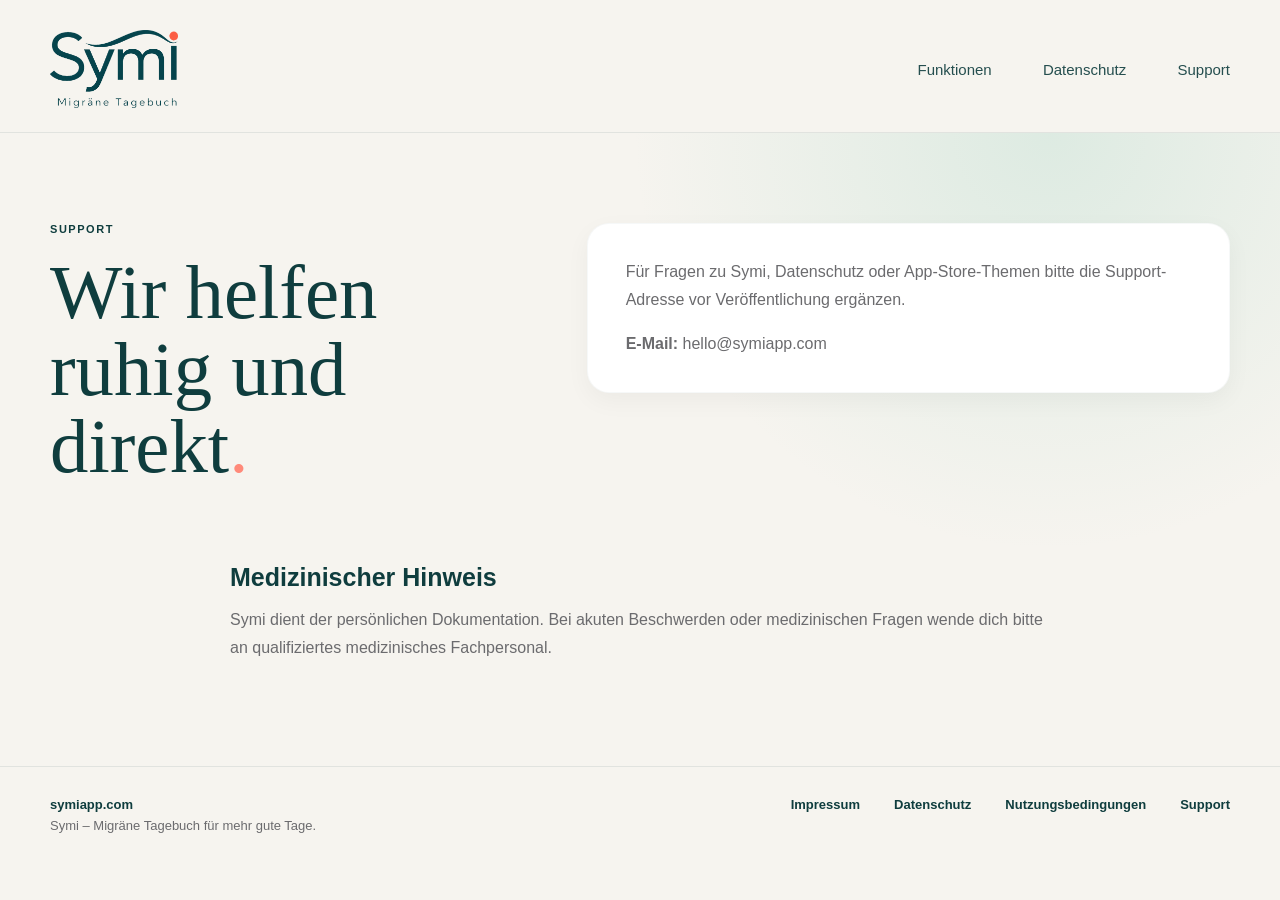
<file: support.html>
<!doctype html>
<html lang="de">
  <head>
    <meta charset="utf-8">
    <meta name="viewport" content="width=device-width, initial-scale=1">
    <title>Support - Symi</title>
    <meta name="description" content="Support für Symi.">
    <meta name="theme-color" content="#0F3D3E">
    <link rel="canonical" href="https://symiapp.com/support.html">

    <meta property="og:locale" content="de_DE">
    <meta property="og:type" content="website">
    <meta property="og:site_name" content="Symi">
    <meta property="og:title" content="Support - Symi">
    <meta property="og:description" content="Support für Symi.">
    <meta property="og:url" content="https://symiapp.com/support.html">
    <meta property="og:image" content="https://symiapp.com/assets/share_image.webp">
    <meta property="og:image:secure_url" content="https://symiapp.com/assets/share_image.webp">
    <meta property="og:image:type" content="image/webp">
    <meta property="og:image:width" content="1536">
    <meta property="og:image:height" content="1024">
    <meta property="og:image:alt" content="Symi Migräne-Tagebuch für iPhone">

    <meta name="twitter:card" content="summary_large_image">
    <meta name="twitter:title" content="Support - Symi">
    <meta name="twitter:description" content="Support für Symi.">
    <meta name="twitter:image" content="https://symiapp.com/assets/share_image.webp">
    <meta name="twitter:image:alt" content="Symi Migräne-Tagebuch für iPhone">

    <link rel="icon" href="/favicon.png" type="image/png">
    <link rel="apple-touch-icon" href="/apple-touch-icon.png">
    <link rel="stylesheet" href="/styles.css">
  </head>
  <body>
    <div class="page subpage">
      <header class="header" aria-label="Hauptnavigation">
        <div class="container nav">
          <a href="/" aria-label="Symi Startseite">
            <img class="logo" src="/assets/logo.webp" alt="Symi" />
          </a>
          <nav class="nav-links" aria-label="Seitennavigation">
            <a href="/#funktionen">Funktionen</a>
            <a href="/privacy/">Datenschutz</a>
            <a href="/support.html">Support</a>
          </nav>
        </div>
      </header>

      <main class="content-page">
        <section class="content-hero" aria-labelledby="support-title">
          <div class="container content-layout">
            <div>
              <p class="eyebrow">Support</p>
              <h1 id="support-title">Wir helfen ruhig und direkt<span class="accent-dot">.</span></h1>
            </div>
            <article class="card content-card">
              <p>
                Für Fragen zu Symi, Datenschutz oder App-Store-Themen bitte die Support-Adresse vor
                Veröffentlichung ergänzen.
              </p>
              <p><strong>E-Mail: </strong><a href="mailto:hello@symiapp.com">hello@symiapp.com</a></p>
            </article>
          </div>
        </section>

        <section class="content-section" aria-labelledby="medical-note-title">
          <div class="container content-narrow">
            <h2 id="medical-note-title">Medizinischer Hinweis</h2>
            <p>
              Symi dient der persönlichen Dokumentation. Bei akuten Beschwerden oder medizinischen Fragen
              wende dich bitte an qualifiziertes medizinisches Fachpersonal.
            </p>
          </div>
        </section>
      </main>

      <footer class="footer">
        <div class="container footer-inner">
          <div>
            <strong>symiapp.com</strong>
            <p>Symi – Migräne Tagebuch für mehr gute Tage.</p>
          </div>
          <nav class="footer-links" aria-label="Footer Navigation">
            <a href="/impressum.html">Impressum</a>
            <a href="/privacy/">Datenschutz</a>
            <a href="/terms/">Nutzungsbedingungen</a>
            <a href="/support.html">Support</a>
          </nav>
        </div>
      </footer>
    </div>
  </body>
</html>
</file>
<file: styles.css>
:root {
      --bg: #F6F4EF;
      --card: #FFFFFF;
      --primary: #0F3D3E;
      --text: #1C1C1E;
      --muted: #6B6B6E;
      --sage: #8ECDB8;
      --accent: #FF8A7A;
      --line: rgba(15, 61, 62, 0.09);
      --shadow: 0 8px 24px rgba(0, 0, 0, 0.045);
      --radius: 22px;
      --max: 1180px;
    }

    * {
      box-sizing: border-box;
    }

    html {
      scroll-behavior: smooth;
      background: var(--bg);
    }

    body {
      margin: 0;
      font-family: ui-sans-serif, -apple-system, BlinkMacSystemFont, "SF Pro Text", "Inter", "Segoe UI", sans-serif;
      color: var(--text);
      background: var(--bg);
      -webkit-font-smoothing: antialiased;
      text-rendering: optimizeLegibility;
    }

    a {
      color: inherit;
      text-decoration: none;
    }

    img {
      display: block;
      max-width: 100%;
    }

    .page {
      overflow: hidden;
    }

    .container {
      width: min(calc(100% - 48px), var(--max));
      margin-inline: auto;
    }

    .header {
      position: absolute;
      inset: 0 0 auto 0;
      z-index: 10;
      padding: 30px 0;
    }

    .nav {
      display: flex;
      align-items: center;
      justify-content: space-between;
      gap: 32px;
    }

    .logo {
      width: 128px;
      height: auto;
    }

    .nav-links {
      display: flex;
      align-items: center;
      gap: clamp(24px, 4vw, 56px);
      color: var(--primary);
      font-size: 15px;
      font-weight: 500;
    }

    .nav-links a {
      opacity: 0.9;
      transition: opacity 160ms ease;
    }

    .nav-links a:hover {
      opacity: 1;
    }

    .hero {
      position: relative;
      min-height: 760px;
      padding: 152px 0 0;
      background-color: var(--bg);
      background-image: url('/assets/hero_bg.webp');
      background-repeat: no-repeat;
      background-size: cover;
      background-position: center bottom;
    }

    .hero-grid {
      position: relative;
      z-index: 2;
      display: grid;
      grid-template-columns: minmax(0, 1fr) minmax(320px, 450px);
      align-items: center;
      gap: clamp(48px, 7vw, 100px);
    }

    .eyebrow {
      margin: 0 0 20px;
      color: var(--primary);
      font-size: 11px;
      font-weight: 700;
      letter-spacing: 0.14em;
      text-transform: uppercase;
    }

    h1,
    h2,
    h3,
    p {
      margin-top: 0;
    }

    .hero h1 {
      margin-bottom: 22px;
      color: var(--primary);
      font-family: ui-serif, "New York", Georgia, Cambria, "Times New Roman", serif;
      font-size: clamp(64px, 8vw, 118px);
      line-height: 0.95;
      font-weight: 500;
      letter-spacing: -0.045em;
    }

    .accent-dot {
      color: var(--accent);
    }

    .hero-copy {
      max-width: 610px;
      color: var(--muted);
      font-size: clamp(18px, 2vw, 24px);
      line-height: 1.65;
    }

    .hero-actions {
      display: flex;
      align-items: center;
      gap: 34px;
      margin-top: 32px;
      flex-wrap: wrap;
    }

    .appstore-badge {
      width: 192px;
      height: auto;
      filter: drop-shadow(0 8px 18px rgba(255, 138, 122, 0.18));
    }

    .text-link {
      display: inline-flex;
      align-items: center;
      gap: 12px;
      color: var(--primary);
      font-size: 17px;
      font-weight: 600;
      padding-bottom: 7px;
      border-bottom: 1px solid rgba(15, 61, 62, 0.35);
    }

    .phone-wrap {
      justify-self: end;
      align-self: end;
      padding-top: 18px;
    }

    .phone {
      width: min(430px, 34vw);
      min-width: 330px;
      height: auto;
      filter: drop-shadow(0 24px 56px rgba(0, 0, 0, 0.10));
    }

    .feature-strip {
      position: relative;
      z-index: 5;
      margin-top: -52px;
    }

    .feature-grid {
      display: grid;
      grid-template-columns: repeat(4, 1fr);
      gap: 24px;
    }

    .card {
      background: var(--card);
      border-radius: var(--radius);
      box-shadow: var(--shadow);
      border: 1px solid rgba(15, 61, 62, 0.035);
    }

    .mini-card {
      display: grid;
      grid-template-columns: 64px 1fr;
      gap: 18px;
      align-items: center;
      min-height: 136px;
      padding: 26px;
    }

    .icon-bubble {
      width: 58px;
      height: 58px;
      display: grid;
      place-items: center;
      border-radius: 999px;
      background: rgba(142, 205, 184, 0.42);
    }

    .icon-bubble img {
      width: 30px;
      height: 30px;
      object-fit: contain;
    }

    .mini-card h3 {
      margin-bottom: 7px;
      color: var(--primary);
      font-size: 17px;
      line-height: 1.2;
    }

    .mini-card p {
      margin: 0;
      color: var(--muted);
      font-size: 14px;
      line-height: 1.45;
    }

    section {
      padding: 112px 0;
    }

    .section-grid {
      display: grid;
      grid-template-columns: 0.86fr 1.14fr;
      gap: clamp(56px, 8vw, 120px);
      align-items: start;
    }

    .section-title {
      color: var(--primary);
      font-size: clamp(38px, 5vw, 60px);
      line-height: 0.98;
      letter-spacing: -0.045em;
      font-weight: 750;
      margin-bottom: 24px;
    }

    .section-copy {
      color: var(--muted);
      font-size: 17px;
      line-height: 1.65;
      max-width: 600px;
    }

    .info-grid {
      display: grid;
      grid-template-columns: repeat(2, minmax(0, 1fr));
      gap: 24px;
    }

    .info-card {
      padding: 30px;
      min-height: 170px;
    }

    .info-card h3 {
      margin-bottom: 10px;
      color: var(--primary);
      font-size: 17px;
    }

    .info-card p {
      margin: 0;
      color: var(--muted);
      font-size: 15px;
      line-height: 1.55;
    }

    .divider {
      height: 1px;
      background: var(--line);
    }

    .trust-grid {
      display: grid;
      grid-template-columns: 0.86fr 1.14fr;
      gap: clamp(56px, 8vw, 120px);
      align-items: center;
    }

    .privacy-card {
      padding: 38px 42px;
      background: var(--primary);
      color: white;
      border-radius: 18px;
      box-shadow: none;
    }

    .privacy-card h3 {
      margin-bottom: 16px;
      font-size: 20px;
    }

    .privacy-card ul {
      margin: 0;
      padding-left: 20px;
      color: rgba(255, 255, 255, 0.88);
      line-height: 1.8;
      font-size: 15px;
    }

    .footer {
      padding: 30px 0 38px;
      border-top: 1px solid var(--line);
    }

    .footer-inner {
      display: flex;
      justify-content: space-between;
      gap: 32px;
      color: var(--primary);
      font-size: 13px;
    }

    .footer p {
      margin: 6px 0 0;
      color: var(--muted);
    }

    .footer-links {
      display: flex;
      gap: 34px;
      font-weight: 600;
    }

    .subpage .header {
      position: static;
      padding: 30px 0 24px;
      border-bottom: 1px solid var(--line);
    }

    .content-page {
      background:
        radial-gradient(circle at 82% 0%, rgba(142, 205, 184, 0.24), transparent 34%),
        var(--bg);
    }

    .content-hero {
      padding: 90px 0 76px;
    }

    .content-layout {
      display: grid;
      grid-template-columns: 0.82fr 1.18fr;
      gap: clamp(44px, 7vw, 96px);
      align-items: start;
    }

    .content-hero h1 {
      margin-bottom: 0;
      color: var(--primary);
      font-family: ui-serif, "New York", Georgia, Cambria, "Times New Roman", serif;
      font-size: clamp(48px, 6vw, 82px);
      line-height: 1;
      font-weight: 500;
    }

    .content-card {
      padding: 34px 38px;
    }

    .content-card p,
    .content-narrow p,
    .content-narrow li {
      color: var(--muted);
      font-size: 16px;
      line-height: 1.75;
    }

    .content-card p:last-child,
    .content-narrow p:last-child {
      margin-bottom: 0;
    }

    .content-section {
      padding: 0 0 104px;
    }

    .content-narrow {
      max-width: 820px;
    }

    .content-narrow h2 {
      margin: 54px 0 14px;
      color: var(--primary);
      font-size: 25px;
      line-height: 1.2;
    }

    .content-narrow h2:first-child {
      margin-top: 0;
    }

    .content-narrow ul {
      margin: 0 0 24px;
      padding-left: 22px;
    }

    .content-narrow li + li {
      margin-top: 8px;
    }

    .content-narrow a {
      color: var(--primary);
      font-weight: 700;
      border-bottom: 1px solid rgba(15, 61, 62, 0.35);
    }

    @media (max-width: 980px) {
      .hero {
        min-height: auto;
        padding-top: 138px;
      }

      .hero-grid,
      .section-grid,
      .trust-grid,
      .content-layout {
        grid-template-columns: 1fr;
      }

      .phone-wrap {
        justify-self: center;
      }

      .phone {
        width: min(390px, 78vw);
        min-width: 0;
      }

      .feature-strip {
        margin-top: 48px;
      }

      .feature-grid,
      .info-grid {
        grid-template-columns: repeat(2, minmax(0, 1fr));
      }
    }

    @media (max-width: 680px) {
      .container {
        width: min(calc(100% - 32px), var(--max));
      }

      .header {
        padding-top: 22px;
      }

      .nav {
        align-items: flex-start;
      }

      .logo {
        width: 108px;
      }

      .nav-links {
        gap: 16px;
        font-size: 13px;
        flex-wrap: wrap;
        justify-content: flex-end;
      }

      .hero {
        padding-top: 128px;
      }

      .hero h1 {
        font-size: clamp(54px, 17vw, 74px);
      }

      .hero-copy {
        font-size: 18px;
      }

      .feature-grid,
      .info-grid {
        grid-template-columns: 1fr;
      }

      .mini-card {
        min-height: auto;
      }

      section {
        padding: 82px 0;
      }

      .footer-inner {
        flex-direction: column;
      }

      .footer-links {
        flex-wrap: wrap;
      }

      .content-hero {
        padding: 66px 0 58px;
      }

      .content-card {
        padding: 28px;
      }

      .content-section {
        padding-bottom: 82px;
      }
    }
</file>
